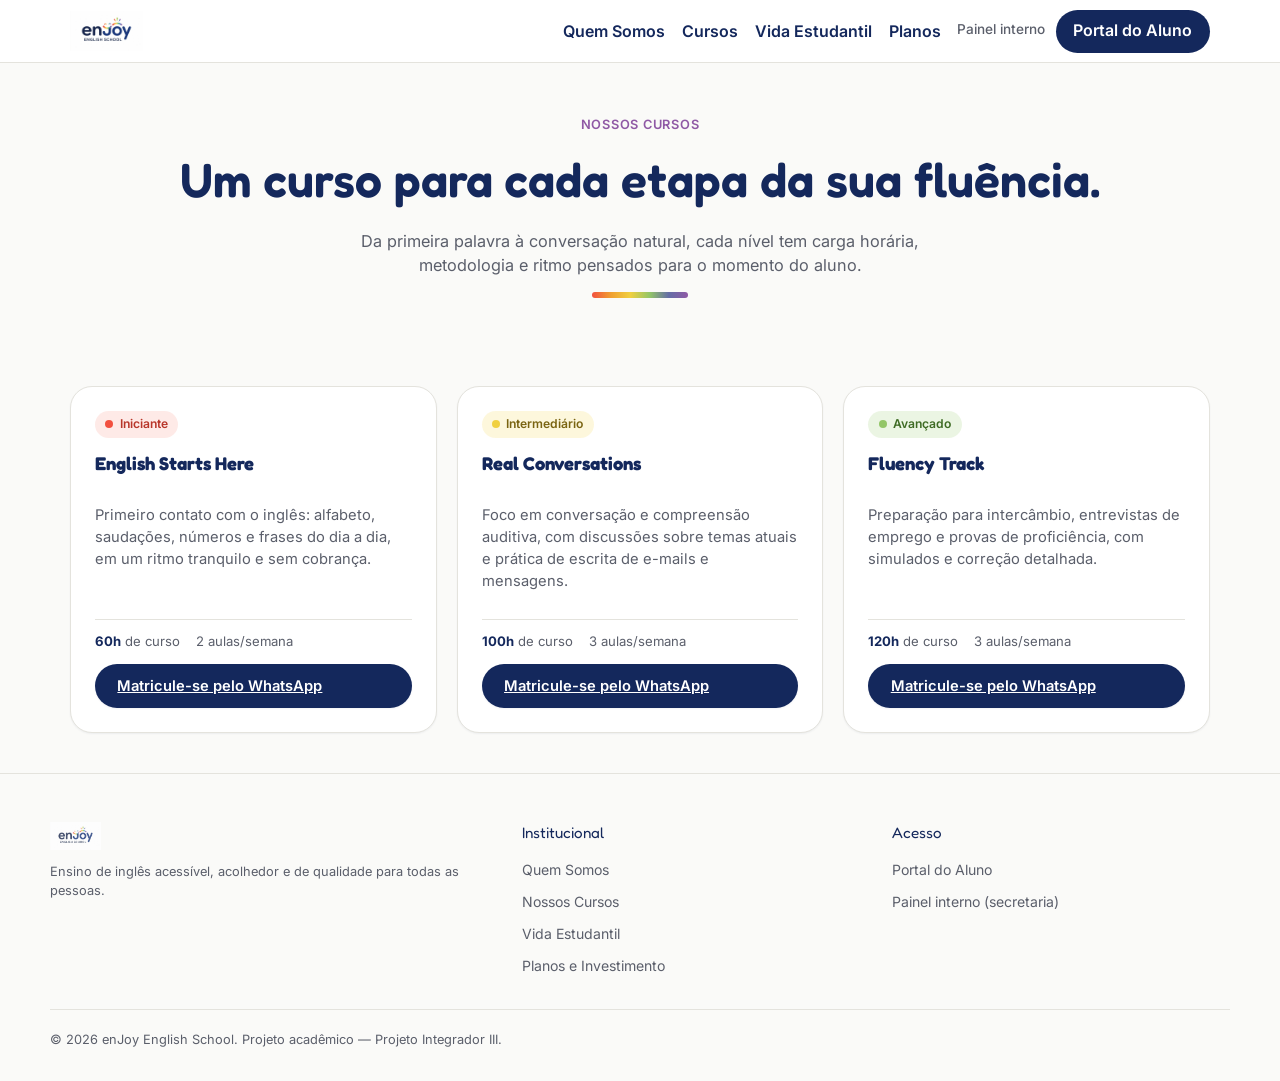
<file: cursos.html>
<!DOCTYPE html>
<html lang="pt-BR">
<head>
<meta charset="UTF-8">
<meta name="viewport" content="width=device-width, initial-scale=1.0">
<title>Nossos Cursos — enJoy English School</title>
<meta name="description" content="Conheça os cursos de inglês oferecidos pela enJoy English School, do nível Iniciante ao Avançado.">
<link rel="preconnect" href="https://fonts.googleapis.com">
<link href="https://fonts.googleapis.com/css2?family=Fredoka:wght@500;600;700&family=Inter:wght@400;500;600;700&display=swap" rel="stylesheet">
<link rel="stylesheet" href="style.css">
</head>
<body>

<a class="skip-link" href="#main">Pular para o conteúdo</a>

<header class="header">
  <div class="header__inner">
    <div class="header__brand">
      <a href="index.html"><img class="header__logo" src="logo-enjoy.png" alt="Logotipo enJoy English School"></a>
    </div>
    <button class="header__toggle" id="navToggle" aria-expanded="false" aria-controls="headerNav" aria-label="Abrir menu">
      <span></span><span></span><span></span>
    </button>
    <nav class="header__nav" id="headerNav">
      <a class="header__link" href="sobre.html">Quem Somos</a>
      <a class="header__link" href="cursos.html">Cursos</a>
      <a class="header__link" href="galeria.html">Vida Estudantil</a>
      <a class="header__link" href="planos.html">Planos</a>
      <a class="header__link header__link--ghost" href="index.html">Painel interno</a>
      <a class="header__link header__link--cta" href="login.html">Portal do Aluno</a>
    </nav>
  </div>
</header>

<main id="main">

  <section class="page-hero">
    <p class="hero__eyebrow">Nossos cursos</p>
    <h1 class="page-hero__title">Um curso para cada etapa da sua fluência.</h1>
    <p class="page-hero__subtitle">
      Da primeira palavra à conversação natural, cada nível tem carga horária,
      metodologia e ritmo pensados para o momento do aluno.
    </p>
    <div class="rainbow-rule" aria-hidden="true"></div>
  </section>

  <section class="section">
    <div class="courses-grid">

      <article class="course-card">
        <span class="course-card__level" style="background: rgba(242,80,63,0.12); color:#B8362A;">
          <span class="course-card__level-dot" style="background: var(--lvl-iniciante);"></span> Iniciante
        </span>
        <h3 class="course-card__title">English Starts Here</h3>
        <p class="course-card__desc">
          Primeiro contato com o inglês: alfabeto, saudações, números e frases
          do dia a dia, em um ritmo tranquilo e sem cobrança.
        </p>
        <div class="course-card__meta">
          <span><strong>60h</strong> de curso</span>
          <span>2 aulas/semana</span>
        </div>
        <a class="btn btn--primary btn--block" href="https://wa.me/SEUNUMERO_ENJOY?text=Ol%C3%A1%21%20Quero%20me%20matricular%20no%20curso%20English%20Starts%20Here%20%28Iniciante%29%20da%20enJoy%20%F0%9F%98%8A" target="_blank" rel="noopener">Matricule-se pelo WhatsApp</a>
      </article>

      <article class="course-card">
        <span class="course-card__level" style="background: rgba(240,208,64,0.18); color:#7A6412;">
          <span class="course-card__level-dot" style="background: var(--lvl-intermediario);"></span> Intermediário
        </span>
        <h3 class="course-card__title">Real Conversations</h3>
        <p class="course-card__desc">
          Foco em conversação e compreensão auditiva, com discussões sobre
          temas atuais e prática de escrita de e-mails e mensagens.
        </p>
        <div class="course-card__meta">
          <span><strong>100h</strong> de curso</span>
          <span>3 aulas/semana</span>
        </div>
        <a class="btn btn--primary btn--block" href="https://wa.me/SEUNUMERO_ENJOY?text=Ol%C3%A1%21%20Quero%20me%20matricular%20no%20curso%20Real%20Conversations%20%28Intermedi%C3%A1rio%29%20da%20enJoy%20%F0%9F%98%8A" target="_blank" rel="noopener">Matricule-se pelo WhatsApp</a>
      </article>

      <article class="course-card">
        <span class="course-card__level" style="background: rgba(147,198,103,0.18); color:#3E6B24;">
          <span class="course-card__level-dot" style="background: var(--lvl-avancado);"></span> Avançado
        </span>
        <h3 class="course-card__title">Fluency Track</h3>
        <p class="course-card__desc">
          Preparação para intercâmbio, entrevistas de emprego e provas de
          proficiência, com simulados e correção detalhada.
        </p>
        <div class="course-card__meta">
          <span><strong>120h</strong> de curso</span>
          <span>3 aulas/semana</span>
        </div>
        <a class="btn btn--primary btn--block" href="https://wa.me/SEUNUMERO_ENJOY?text=Ol%C3%A1%21%20Quero%20me%20matricular%20no%20curso%20Fluency%20Track%20%28Avan%C3%A7ado%29%20da%20enJoy%20%F0%9F%98%8A" target="_blank" rel="noopener">Matricule-se pelo WhatsApp</a>
      </article>

    </div>
  </section>

</main>

<footer class="footer footer--site">
  <div class="footer__grid">
    <div>
      <img class="footer__logo" src="logo-enjoy.png" alt="enJoy English School">
      <p class="footer__text" style="margin-top:0.75rem;">Ensino de inglês acessível, acolhedor e de qualidade para todas as pessoas.</p>
    </div>
    <div>
      <p class="footer__col-title">Institucional</p>
      <ul class="footer__links">
        <li><a href="sobre.html">Quem Somos</a></li>
        <li><a href="cursos.html">Nossos Cursos</a></li>
        <li><a href="galeria.html">Vida Estudantil</a></li>
        <li><a href="planos.html">Planos e Investimento</a></li>
      </ul>
    </div>
    <div>
      <p class="footer__col-title">Acesso</p>
      <ul class="footer__links">
        <li><a href="login.html">Portal do Aluno</a></li>
        <li><a href="index.html">Painel interno (secretaria)</a></li>
      </ul>
    </div>
  </div>
  <div class="footer__bottom">
    <p class="footer__text">© 2026 enJoy English School. Projeto acadêmico — Projeto Integrador III.</p>
  </div>
</footer>

<script src="site.js"></script>
</body>
</html>
</file>
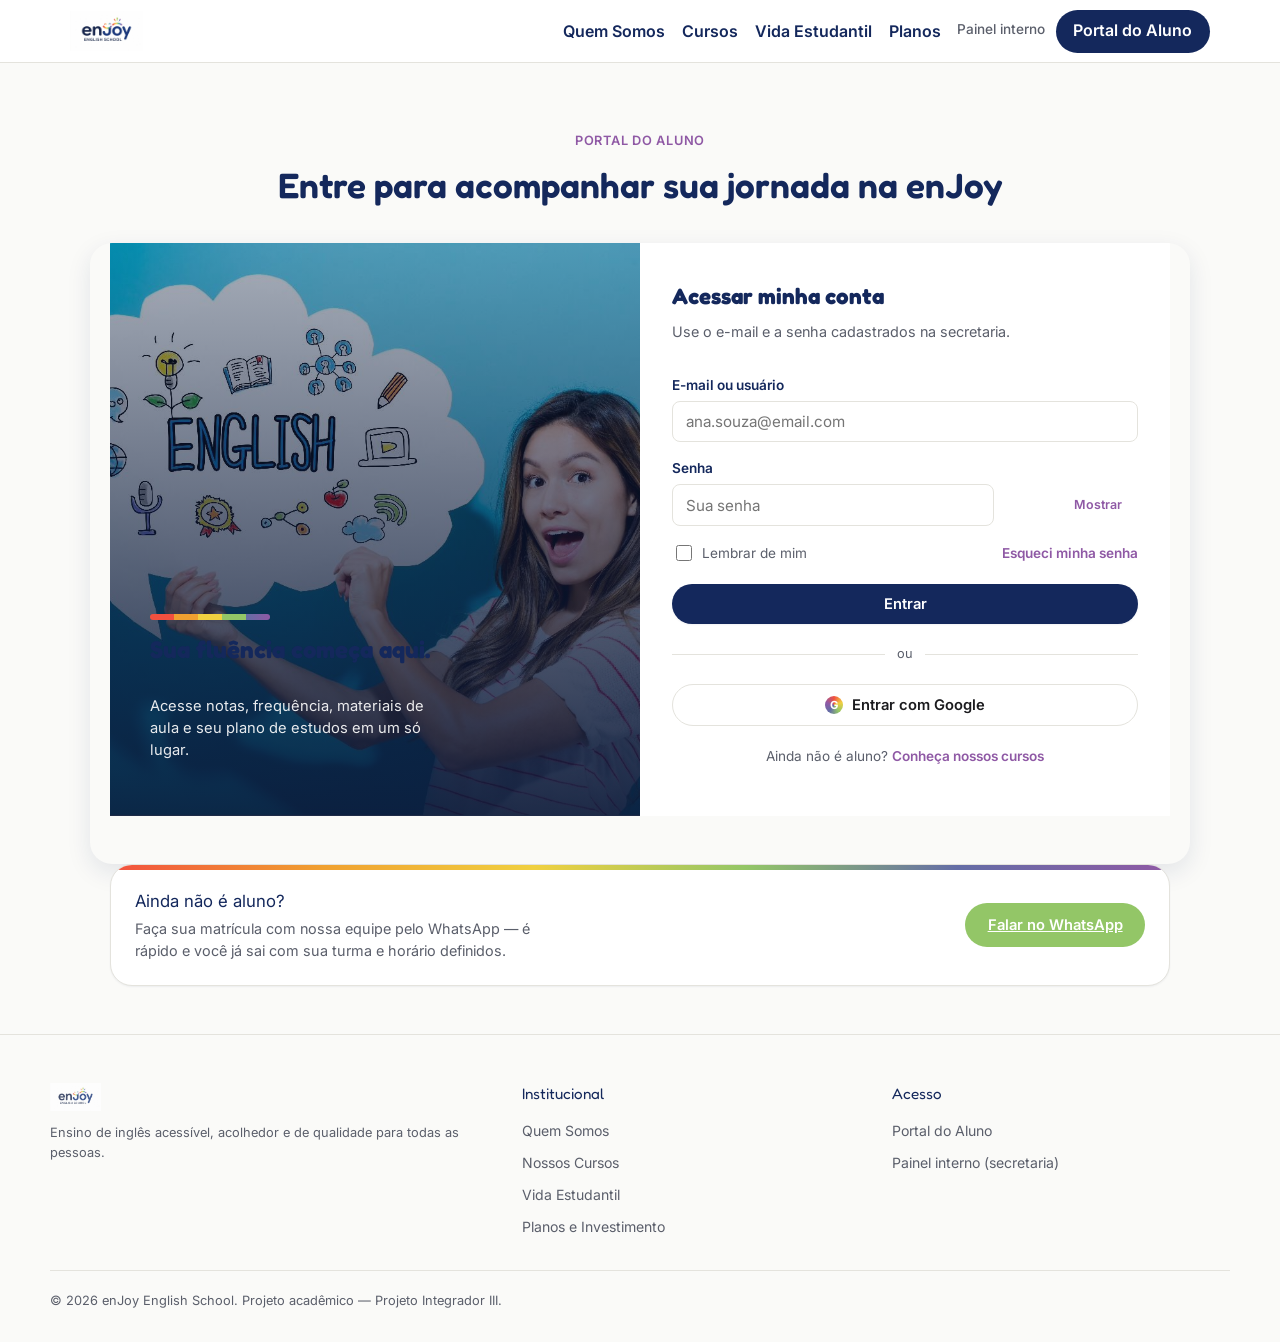
<file: login.html>
<!DOCTYPE html>
<html lang="pt-BR">
<head>
<meta charset="UTF-8">
<meta name="viewport" content="width=device-width, initial-scale=1.0">
<title>Portal do Aluno — enJoy English School</title>
<meta name="description" content="Acesse o Portal do Aluno da enJoy English School.">
<link rel="preconnect" href="https://fonts.googleapis.com">
<link href="https://fonts.googleapis.com/css2?family=Fredoka:wght@500;600;700&family=Inter:wght@400;500;600;700&display=swap" rel="stylesheet">
<link rel="stylesheet" href="style.css">
</head>
<body>

<a class="skip-link" href="#main">Pular para o conteúdo</a>

<header class="header">
  <div class="header__inner">
    <div class="header__brand">
      <a href="index.html"><img class="header__logo" src="logo-enjoy.png" alt="Logotipo enJoy English School"></a>
    </div>
    <button class="header__toggle" id="navToggle" aria-expanded="false" aria-controls="headerNav" aria-label="Abrir menu">
      <span></span><span></span><span></span>
    </button>
    <nav class="header__nav" id="headerNav">
      <a class="header__link" href="sobre.html">Quem Somos</a>
      <a class="header__link" href="cursos.html">Cursos</a>
      <a class="header__link" href="galeria.html">Vida Estudantil</a>
      <a class="header__link" href="planos.html">Planos</a>
      <a class="header__link header__link--ghost" href="index.html">Painel interno</a>
      <a class="header__link header__link--cta" href="login.html">Portal do Aluno</a>
    </nav>
  </div>
</header>

<main id="main">

  <section class="section" style="padding-bottom: 0;">
    <div class="page-hero" style="padding-top: 1.5rem; padding-bottom: 0;">
      <p class="hero__eyebrow">Portal do aluno</p>
      <h1 class="page-hero__title" style="font-size: clamp(1.6rem, 3.5vw, 2.2rem);">Entre para acompanhar sua jornada na enJoy</h1>
    </div>
  </section>

  <div class="login-split">
    <div class="login-split__banner" style="background-image: url('shutterstock_CDgbBvH.jpg');">
      <div class="login-split__rainbow" aria-hidden="true">
        <span class="rainbow-bar rainbow-bar--iniciante"></span>
        <span class="rainbow-bar rainbow-bar--basico"></span>
        <span class="rainbow-bar rainbow-bar--intermediario"></span>
        <span class="rainbow-bar rainbow-bar--avancado"></span>
        <span class="rainbow-bar rainbow-bar--fluente"></span>
      </div>
      <h2 class="login-split__banner-title">Sua fluência começa aqui.</h2>
      <p class="login-split__banner-text">Acesse notas, frequência, materiais de aula e seu plano de estudos em um só lugar.</p>
    </div>

    <div class="login-split__form">
      <h2 class="login-split__title">Acessar minha conta</h2>
      <p class="login-split__subtitle">Use o e-mail e a senha cadastrados na secretaria.</p>

      <form id="loginForm" novalidate>
        <div class="form__group">
          <label class="form__label" for="loginUsuario">E-mail ou usuário</label>
          <input class="form__input" type="text" id="loginUsuario" placeholder="ana.souza@email.com" autocomplete="username">
        </div>

        <div class="form__group" style="margin-top: 1rem;">
          <label class="form__label" for="loginSenha">Senha</label>
          <div class="password-field">
            <input class="form__input" type="password" id="loginSenha" placeholder="Sua senha" autocomplete="current-password">
            <button class="password-toggle" type="button" id="toggleSenha">Mostrar</button>
          </div>
        </div>

        <div class="form__row" style="margin-top: 1rem;">
          <label class="checkbox-label">
            <input type="checkbox" id="lembrarMe">
            Lembrar de mim
          </label>
          <a class="form__link" href="#">Esqueci minha senha</a>
        </div>

        <p class="login-feedback" id="loginFeedback" hidden></p>

        <button class="btn btn--primary btn--block" type="submit" style="margin-top: 1.25rem;">Entrar</button>

        <div class="divider" style="margin: 1.25rem 0;">ou</div>

        <button class="btn btn--social btn--block" type="button">
          <span class="btn--social-icon">G</span>
          Entrar com Google
        </button>

        <p style="text-align:center; font-size:0.85rem; color: var(--text-muted); margin-top: 1.25rem;">
          Ainda não é aluno? <a class="form__link" href="cursos.html">Conheça nossos cursos</a>
        </p>
      </form>
    </div>
  </div>

  <div class="whatsapp-banner">
    <div class="whatsapp-banner__inner">
      <div>
        <p class="whatsapp-banner__title">Ainda não é aluno?</p>
        <p class="whatsapp-banner__text">Faça sua matrícula com nossa equipe pelo WhatsApp — é rápido e você já sai com sua turma e horário definidos.</p>
      </div>
      <a class="btn btn--whatsapp" href="https://wa.me/SEUNUMERO_ENJOY?text=Ol%C3%A1%21%20Ainda%20n%C3%A3o%20sou%20aluno%20da%20enJoy%20e%20gostaria%20de%20fazer%20minha%20matr%C3%ADcula%20%F0%9F%98%8A" target="_blank" rel="noopener">Falar no WhatsApp</a>
    </div>
  </div>

</main>

<footer class="footer footer--site">
  <div class="footer__grid">
    <div>
      <img class="footer__logo" src="logo-enjoy.png" alt="enJoy English School">
      <p class="footer__text" style="margin-top:0.75rem;">Ensino de inglês acessível, acolhedor e de qualidade para todas as pessoas.</p>
    </div>
    <div>
      <p class="footer__col-title">Institucional</p>
      <ul class="footer__links">
        <li><a href="sobre.html">Quem Somos</a></li>
        <li><a href="cursos.html">Nossos Cursos</a></li>
        <li><a href="galeria.html">Vida Estudantil</a></li>
        <li><a href="planos.html">Planos e Investimento</a></li>
      </ul>
    </div>
    <div>
      <p class="footer__col-title">Acesso</p>
      <ul class="footer__links">
        <li><a href="login.html">Portal do Aluno</a></li>
        <li><a href="index.html">Painel interno (secretaria)</a></li>
      </ul>
    </div>
  </div>
  <div class="footer__bottom">
    <p class="footer__text">© 2026 enJoy English School. Projeto acadêmico — Projeto Integrador III.</p>
  </div>
</footer>

<script src="site.js"></script>
</body>
</html>
</file>
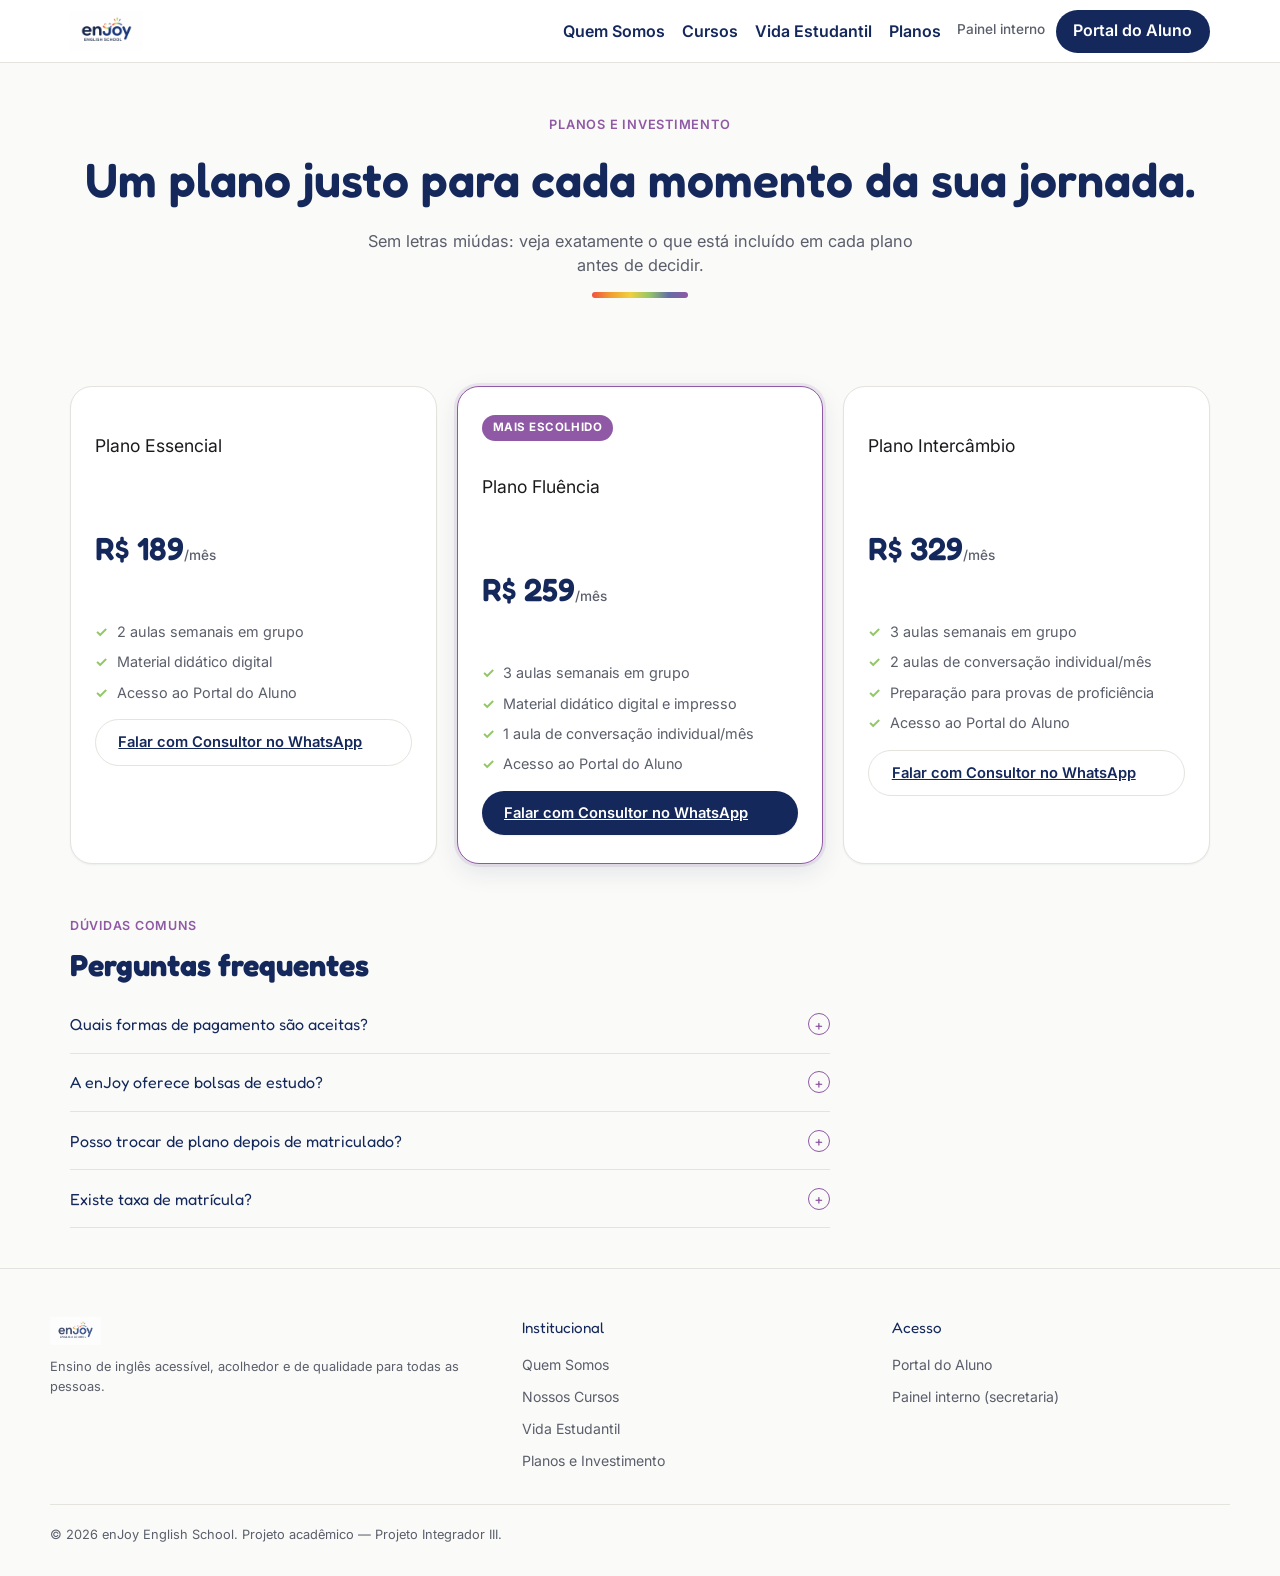
<file: planos.html>
<!DOCTYPE html>
<html lang="pt-BR">
<head>
<meta charset="UTF-8">
<meta name="viewport" content="width=device-width, initial-scale=1.0">
<title>Planos e Investimento — enJoy English School</title>
<meta name="description" content="Conheça os planos, valores e formas de pagamento da enJoy English School.">
<link rel="preconnect" href="https://fonts.googleapis.com">
<link href="https://fonts.googleapis.com/css2?family=Fredoka:wght@500;600;700&family=Inter:wght@400;500;600;700&display=swap" rel="stylesheet">
<link rel="stylesheet" href="style.css">
</head>
<body>

<a class="skip-link" href="#main">Pular para o conteúdo</a>

<header class="header">
  <div class="header__inner">
    <div class="header__brand">
      <a href="index.html"><img class="header__logo" src="logo-enjoy.png" alt="Logotipo enJoy English School"></a>
    </div>
    <button class="header__toggle" id="navToggle" aria-expanded="false" aria-controls="headerNav" aria-label="Abrir menu">
      <span></span><span></span><span></span>
    </button>
    <nav class="header__nav" id="headerNav">
      <a class="header__link" href="sobre.html">Quem Somos</a>
      <a class="header__link" href="cursos.html">Cursos</a>
      <a class="header__link" href="galeria.html">Vida Estudantil</a>
      <a class="header__link" href="planos.html">Planos</a>
      <a class="header__link header__link--ghost" href="index.html">Painel interno</a>
      <a class="header__link header__link--cta" href="login.html">Portal do Aluno</a>
    </nav>
  </div>
</header>

<main id="main">

  <section class="page-hero">
    <p class="hero__eyebrow">Planos e investimento</p>
    <h1 class="page-hero__title">Um plano justo para cada momento da sua jornada.</h1>
    <p class="page-hero__subtitle">
      Sem letras miúdas: veja exatamente o que está incluído em cada plano
      antes de decidir.
    </p>
    <div class="rainbow-rule" aria-hidden="true"></div>
  </section>

  <section class="section">
    <div class="pricing-grid">

      <article class="price-card">
        <p class="price-card__name">Plano Essencial</p>
        <p class="price-card__value">R$ 189<span>/mês</span></p>
        <ul class="price-card__features">
          <li><span class="price-card__check">✓</span> 2 aulas semanais em grupo</li>
          <li><span class="price-card__check">✓</span> Material didático digital</li>
          <li><span class="price-card__check">✓</span> Acesso ao Portal do Aluno</li>
        </ul>
        <a class="btn btn--ghost btn--block" href="https://wa.me/SEUNUMERO_ENJOY?text=Ol%C3%A1%21%20Quero%20falar%20com%20um%20consultor%20sobre%20o%20Plano%20Essencial%20da%20enJoy%20%F0%9F%98%8A" target="_blank" rel="noopener">Falar com Consultor no WhatsApp</a>
      </article>

      <article class="price-card price-card--destaque">
        <span class="price-card__badge">Mais escolhido</span>
        <p class="price-card__name">Plano Fluência</p>
        <p class="price-card__value">R$ 259<span>/mês</span></p>
        <ul class="price-card__features">
          <li><span class="price-card__check">✓</span> 3 aulas semanais em grupo</li>
          <li><span class="price-card__check">✓</span> Material didático digital e impresso</li>
          <li><span class="price-card__check">✓</span> 1 aula de conversação individual/mês</li>
          <li><span class="price-card__check">✓</span> Acesso ao Portal do Aluno</li>
        </ul>
        <a class="btn btn--primary btn--block" href="https://wa.me/SEUNUMERO_ENJOY?text=Ol%C3%A1%21%20Quero%20falar%20com%20um%20consultor%20sobre%20o%20Plano%20Flu%C3%AAncia%20da%20enJoy%20%F0%9F%98%8A" target="_blank" rel="noopener">Falar com Consultor no WhatsApp</a>
      </article>

      <article class="price-card">
        <p class="price-card__name">Plano Intercâmbio</p>
        <p class="price-card__value">R$ 329<span>/mês</span></p>
        <ul class="price-card__features">
          <li><span class="price-card__check">✓</span> 3 aulas semanais em grupo</li>
          <li><span class="price-card__check">✓</span> 2 aulas de conversação individual/mês</li>
          <li><span class="price-card__check">✓</span> Preparação para provas de proficiência</li>
          <li><span class="price-card__check">✓</span> Acesso ao Portal do Aluno</li>
        </ul>
        <a class="btn btn--ghost btn--block" href="https://wa.me/SEUNUMERO_ENJOY?text=Ol%C3%A1%21%20Quero%20falar%20com%20um%20consultor%20sobre%20o%20Plano%20Interc%C3%A2mbio%20da%20enJoy%20%F0%9F%98%8A" target="_blank" rel="noopener">Falar com Consultor no WhatsApp</a>
      </article>

    </div>

    <div class="faq">
      <div class="section__head" style="margin-bottom: 0.5rem;">
        <span class="section__eyebrow">Dúvidas comuns</span>
        <h2 class="section__title">Perguntas frequentes</h2>
      </div>

      <div class="faq-item">
        <button class="faq-question" type="button">
          Quais formas de pagamento são aceitas?
          <span class="faq-question__icon">+</span>
        </button>
        <div class="faq-answer">
          <p class="faq-answer__inner">Aceitamos cartão de crédito (até 3x sem juros), débito automático e Pix, com desconto de 5% para pagamento anual à vista.</p>
        </div>
      </div>

      <div class="faq-item">
        <button class="faq-question" type="button">
          A enJoy oferece bolsas de estudo?
          <span class="faq-question__icon">+</span>
        </button>
        <div class="faq-answer">
          <p class="faq-answer__inner">Sim. Mantemos um programa de bolsas parciais para alunos em situação de vulnerabilidade social, com vagas limitadas por turma e processo simples de solicitação na secretaria.</p>
        </div>
      </div>

      <div class="faq-item">
        <button class="faq-question" type="button">
          Posso trocar de plano depois de matriculado?
          <span class="faq-question__icon">+</span>
        </button>
        <div class="faq-answer">
          <p class="faq-answer__inner">Sim, a troca de plano pode ser solicitada a qualquer momento pelo Portal do Aluno ou diretamente na secretaria, com ajuste proporcional na próxima mensalidade.</p>
        </div>
      </div>

      <div class="faq-item">
        <button class="faq-question" type="button">
          Existe taxa de matrícula?
          <span class="faq-question__icon">+</span>
        </button>
        <div class="faq-answer">
          <p class="faq-answer__inner">Não cobramos taxa de matrícula em nenhum dos planos. Você paga apenas a mensalidade escolhida a partir do primeiro mês de aula.</p>
        </div>
      </div>
    </div>
  </section>

</main>

<footer class="footer footer--site">
  <div class="footer__grid">
    <div>
      <img class="footer__logo" src="logo-enjoy.png" alt="enJoy English School">
      <p class="footer__text" style="margin-top:0.75rem;">Ensino de inglês acessível, acolhedor e de qualidade para todas as pessoas.</p>
    </div>
    <div>
      <p class="footer__col-title">Institucional</p>
      <ul class="footer__links">
        <li><a href="sobre.html">Quem Somos</a></li>
        <li><a href="cursos.html">Nossos Cursos</a></li>
        <li><a href="galeria.html">Vida Estudantil</a></li>
        <li><a href="planos.html">Planos e Investimento</a></li>
      </ul>
    </div>
    <div>
      <p class="footer__col-title">Acesso</p>
      <ul class="footer__links">
        <li><a href="login.html">Portal do Aluno</a></li>
        <li><a href="index.html">Painel interno (secretaria)</a></li>
      </ul>
    </div>
  </div>
  <div class="footer__bottom">
    <p class="footer__text">© 2026 enJoy English School. Projeto acadêmico — Projeto Integrador III.</p>
  </div>
</footer>

<script src="site.js"></script>
</body>
</html>
</file>
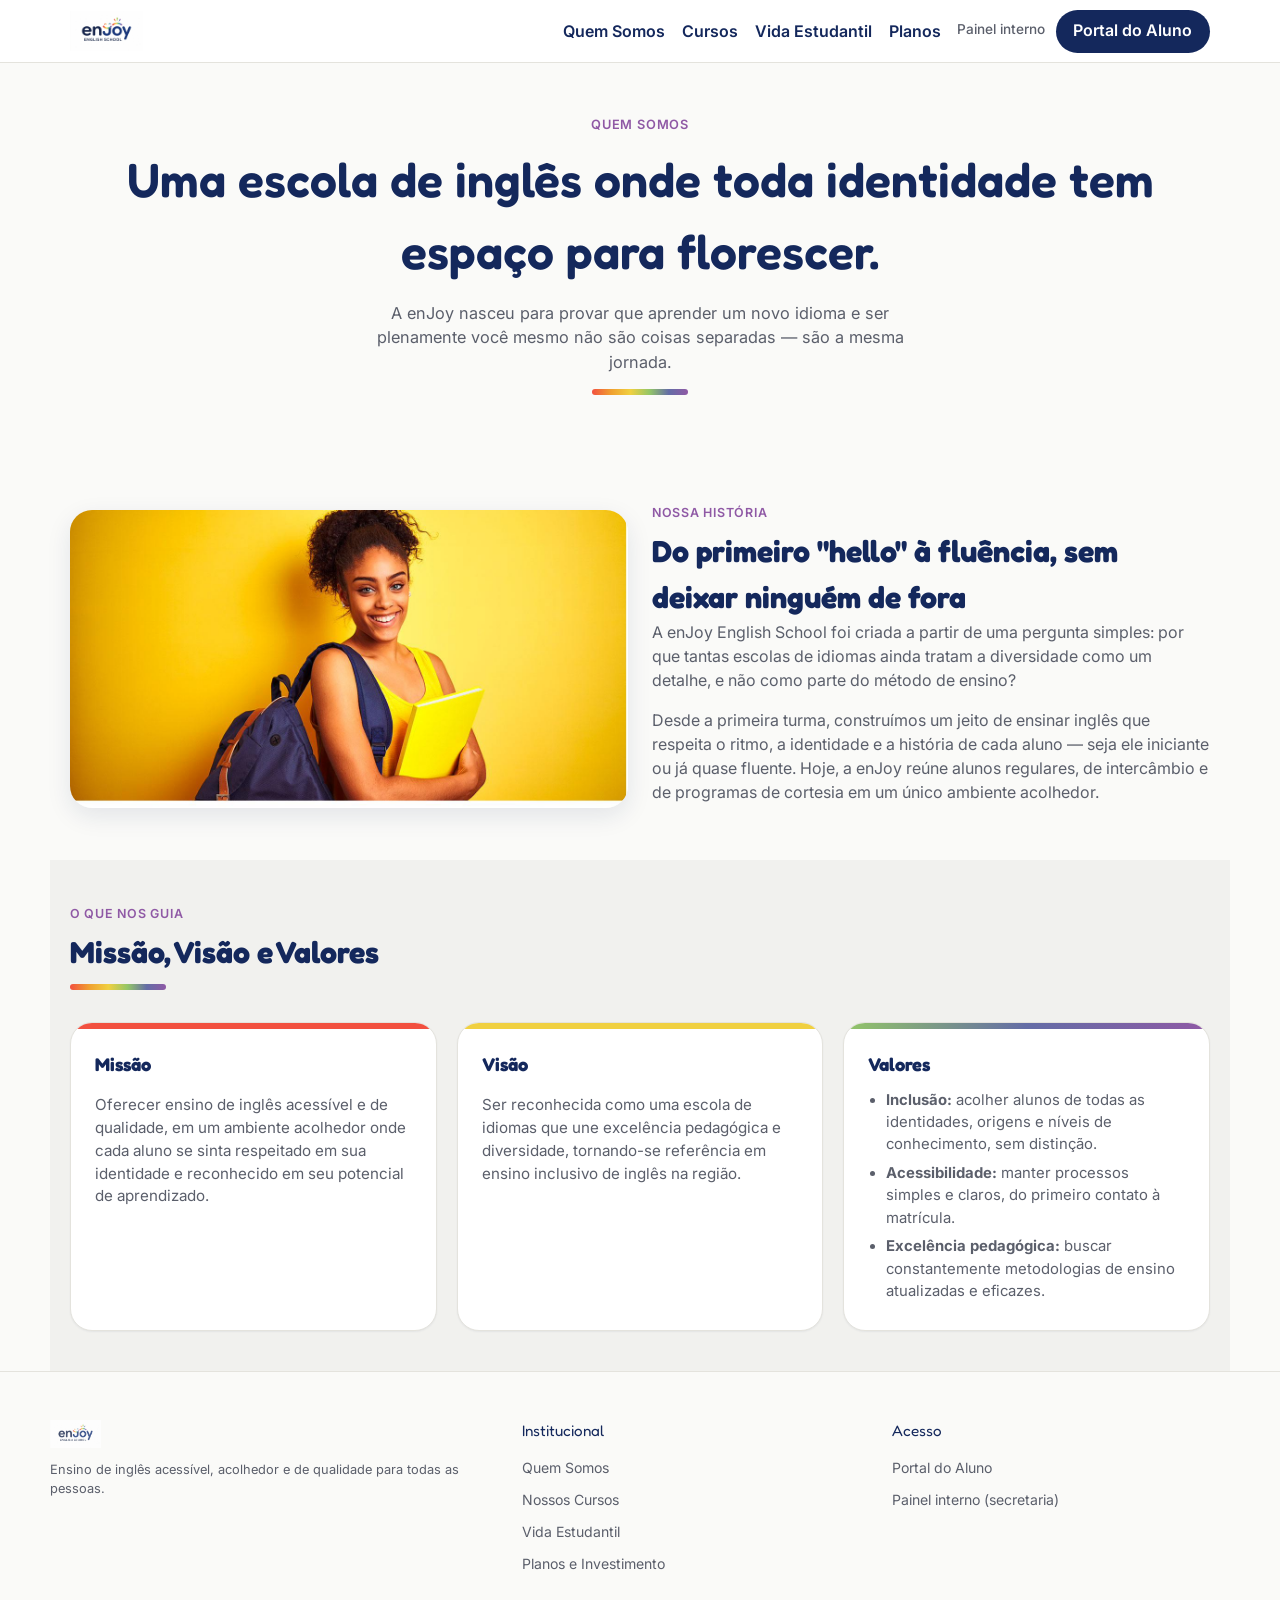
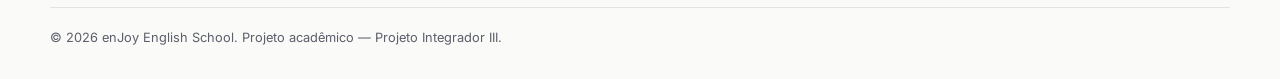
<file: sobre.html>
<!DOCTYPE html>
<html lang="pt-BR">
<head>
<meta charset="UTF-8">
<meta name="viewport" content="width=device-width, initial-scale=1.0">
<title>Quem Somos — enJoy English School</title>
<meta name="description" content="Conheça a história, a missão, a visão e os valores da enJoy English School.">
<link rel="preconnect" href="https://fonts.googleapis.com">
<link href="https://fonts.googleapis.com/css2?family=Fredoka:wght@500;600;700&family=Inter:wght@400;500;600;700&display=swap" rel="stylesheet">
<link rel="stylesheet" href="style.css">
</head>
<body>

<a class="skip-link" href="#main">Pular para o conteúdo</a>

<header class="header">
  <div class="header__inner">
    <div class="header__brand">
      <a href="index.html"><img class="header__logo" src="logo-enjoy.png" alt="Logotipo enJoy English School"></a>
    </div>
    <button class="header__toggle" id="navToggle" aria-expanded="false" aria-controls="headerNav" aria-label="Abrir menu">
      <span></span><span></span><span></span>
    </button>
    <nav class="header__nav" id="headerNav">
      <a class="header__link" href="sobre.html">Quem Somos</a>
      <a class="header__link" href="cursos.html">Cursos</a>
      <a class="header__link" href="galeria.html">Vida Estudantil</a>
      <a class="header__link" href="planos.html">Planos</a>
      <a class="header__link header__link--ghost" href="index.html">Painel interno</a>
      <a class="header__link header__link--cta" href="login.html">Portal do Aluno</a>
    </nav>
  </div>
</header>

<main id="main">

  <section class="page-hero">
    <p class="hero__eyebrow">Quem somos</p>
    <h1 class="page-hero__title">Uma escola de inglês onde toda identidade tem espaço para florescer.</h1>
    <p class="page-hero__subtitle">
      A enJoy nasceu para provar que aprender um novo idioma e ser plenamente
      você mesmo não são coisas separadas — são a mesma jornada.
    </p>
    <div class="rainbow-rule" aria-hidden="true"></div>
  </section>

  <section class="section">
    <div class="history">
      <div class="history__photo">
        <img src="imagemingles.jpg" alt="Alunos em aula de inglês na enJoy">
      </div>
      <div class="history__text">
        <span class="section__eyebrow">Nossa história</span>
        <h2 class="section__title" style="margin-top:0.35rem;">Do primeiro "hello" à fluência, sem deixar ninguém de fora</h2>
        <p>
          A enJoy English School foi criada a partir de uma pergunta simples: por que
          tantas escolas de idiomas ainda tratam a diversidade como um detalhe, e não
          como parte do método de ensino?
        </p>
        <p>
          Desde a primeira turma, construímos um jeito de ensinar inglês que respeita o
          ritmo, a identidade e a história de cada aluno — seja ele iniciante ou já
          quase fluente. Hoje, a enJoy reúne alunos regulares, de intercâmbio e de
          programas de cortesia em um único ambiente acolhedor.
        </p>
      </div>
    </div>
  </section>

  <section class="section" style="background: var(--surface-muted);">
    <div class="section__head">
      <span class="section__eyebrow">O que nos guia</span>
      <h2 class="section__title">Missão, Visão e Valores</h2>
      <div class="rainbow-rule" aria-hidden="true"></div>
    </div>

    <div class="mvv-grid">
      <article class="mvv-card mvv-card--missao">
        <h3 class="mvv-card__title">Missão</h3>
        <p class="mvv-card__text">
          Oferecer ensino de inglês acessível e de qualidade, em um ambiente
          acolhedor onde cada aluno se sinta respeitado em sua identidade e
          reconhecido em seu potencial de aprendizado.
        </p>
      </article>

      <article class="mvv-card mvv-card--visao">
        <h3 class="mvv-card__title">Visão</h3>
        <p class="mvv-card__text">
          Ser reconhecida como uma escola de idiomas que une excelência
          pedagógica e diversidade, tornando-se referência em ensino
          inclusivo de inglês na região.
        </p>
      </article>

      <article class="mvv-card mvv-card--valores">
        <h3 class="mvv-card__title">Valores</h3>
        <ul class="mvv-card__list">
          <li><strong>Inclusão:</strong> acolher alunos de todas as identidades, origens e níveis de conhecimento, sem distinção.</li>
          <li><strong>Acessibilidade:</strong> manter processos simples e claros, do primeiro contato à matrícula.</li>
          <li><strong>Excelência pedagógica:</strong> buscar constantemente metodologias de ensino atualizadas e eficazes.</li>
        </ul>
      </article>
    </div>
  </section>

</main>

<footer class="footer footer--site">
  <div class="footer__grid">
    <div>
      <img class="footer__logo" src="logo-enjoy.png" alt="enJoy English School">
      <p class="footer__text" style="margin-top:0.75rem;">Ensino de inglês acessível, acolhedor e de qualidade para todas as pessoas.</p>
    </div>
    <div>
      <p class="footer__col-title">Institucional</p>
      <ul class="footer__links">
        <li><a href="sobre.html">Quem Somos</a></li>
        <li><a href="cursos.html">Nossos Cursos</a></li>
        <li><a href="galeria.html">Vida Estudantil</a></li>
        <li><a href="planos.html">Planos e Investimento</a></li>
      </ul>
    </div>
    <div>
      <p class="footer__col-title">Acesso</p>
      <ul class="footer__links">
        <li><a href="login.html">Portal do Aluno</a></li>
        <li><a href="index.html">Painel interno (secretaria)</a></li>
      </ul>
    </div>
  </div>
  <div class="footer__bottom">
    <p class="footer__text">© 2026 enJoy English School. Projeto acadêmico — Projeto Integrador III.</p>
  </div>
</footer>

<script src="site.js"></script>
</body>
</html>
</file>
<file: style.css>
/* =========================================================
   enJoy English School — Painel de Alunos
   Tokens extraídos do logotipo real da enJoy.
   ========================================================= */

:root {
  /* Cor de marca */
  --navy: #14285C;
  --navy-deep: #0C1938;
  --navy-soft: #3B4E86;

  /* Arco-íris do logo, mapeado por nível de inglês */
  --lvl-iniciante: #F2503F;      /* vermelho-laranja */
  --lvl-basico: #F0A030;         /* laranja          */
  --lvl-intermediario: #F0D040;  /* amarelo          */
  --lvl-avancado: #93C667;       /* verde            */
  --lvl-fluente: #646DA6;        /* azul-arroxeado   */
  --lvl-fluente-b: #8F59A5;      /* roxo             */

  /* Superfícies */
  --bg: #FAFAF8;
  --surface: #FFFFFF;
  --surface-muted: #F1F1EE;
  --border: #E4E3DD;

  /* Texto */
  --text: #1B1B1E;
  --text-muted: #5B5F6B;

  /* Tipografia */
  --font-display: 'Fredoka', system-ui, sans-serif;
  --font-body: 'Inter', system-ui, sans-serif;

  /* Espaçamento / forma */
  --radius-sm: 8px;
  --radius-md: 14px;
  --radius-lg: 22px;
  --shadow-sm: 0 1px 2px rgba(20, 40, 92, 0.06);
  --shadow-md: 0 8px 24px rgba(20, 40, 92, 0.10);
  --transition: 180ms cubic-bezier(.4,0,.2,1);
}

/* ---------- Reset básico ---------- */
*, *::before, *::after { box-sizing: border-box; }
html { scroll-behavior: smooth; }
body {
  margin: 0;
  background: var(--bg);
  color: var(--text);
  font-family: var(--font-body);
  line-height: 1.5;
  -webkit-font-smoothing: antialiased;
}
img { max-width: 100%; display: block; }
button { font-family: inherit; cursor: pointer; }
h1, h2, h3 { font-family: var(--font-display); margin: 0; color: var(--navy); }

.skip-link {
  position: absolute;
  left: -999px;
  top: 0;
  background: var(--navy);
  color: #fff;
  padding: 0.75rem 1rem;
  z-index: 999;
}
.skip-link:focus { left: 0; }

:focus-visible {
  outline: 3px solid var(--lvl-avancado);
  outline-offset: 2px;
}

@media (prefers-reduced-motion: reduce) {
  * { animation-duration: 0.001ms !important; transition-duration: 0.001ms !important; }
}

/* =========================================================
   HEADER
   ========================================================= */
.header {
  position: sticky;
  top: 0;
  z-index: 50;
  background: var(--surface);
  border-bottom: 1px solid var(--border);
}
.header__inner {
  max-width: 1180px;
  margin: 0 auto;
  padding: 0.6rem 1.25rem;
  display: flex;
  align-items: center;
  justify-content: space-between;
  gap: 1rem;
}
.header__logo { height: 40px; width: auto; }

.header__toggle {
  display: flex;
  flex-direction: column;
  justify-content: center;
  gap: 4px;
  width: 34px;
  height: 34px;
  background: none;
  border: none;
  padding: 0;
}
.header__toggle span {
  height: 2px;
  width: 100%;
  background: var(--navy);
  border-radius: 2px;
  transition: transform var(--transition), opacity var(--transition);
}
.header__toggle[aria-expanded="true"] span:nth-child(1) { transform: translateY(6px) rotate(45deg); }
.header__toggle[aria-expanded="true"] span:nth-child(2) { opacity: 0; }
.header__toggle[aria-expanded="true"] span:nth-child(3) { transform: translateY(-6px) rotate(-45deg); }

.header__nav {
  position: absolute;
  top: 100%;
  left: 0;
  right: 0;
  background: var(--surface);
  border-bottom: 1px solid var(--border);
  display: flex;
  flex-direction: column;
  padding: 0.5rem 1.25rem 1rem;
  gap: 0.25rem;
  transform-origin: top;
  transform: scaleY(0);
  opacity: 0;
  pointer-events: none;
  transition: transform var(--transition), opacity var(--transition);
}
.header__nav.is-open {
  transform: scaleY(1);
  opacity: 1;
  pointer-events: auto;
}
.header__link {
  color: var(--navy);
  text-decoration: none;
  font-weight: 600;
  padding: 0.6rem 0.4rem;
  border-radius: var(--radius-sm);
  transition: background var(--transition), color var(--transition);
}
.header__link:hover,
.header__link:focus-visible {
  background: var(--surface-muted);
}

@media (min-width: 800px) {
  .header__toggle { display: none; }
  .header__nav {
    position: static;
    flex-direction: row;
    background: none;
    border: none;
    padding: 0;
    transform: none;
    opacity: 1;
    pointer-events: auto;
  }
}

/* =========================================================
   HERO / DASHBOARD
   ========================================================= */
.hero {
  max-width: 1180px;
  margin: 0 auto;
  padding: 2.5rem 1.25rem 1.5rem;
}
.hero__inner {
  display: grid;
  gap: 1.5rem;
}
.hero__eyebrow {
  display: inline-block;
  font-weight: 600;
  font-size: 0.8rem;
  letter-spacing: 0.06em;
  text-transform: uppercase;
  color: var(--lvl-fluente-b);
  margin: 0 0 0.5rem;
}
.hero__title {
  font-size: clamp(1.7rem, 4vw, 2.6rem);
  font-weight: 600;
  line-height: 1.15;
}
.hero__subtitle {
  margin-top: 0.75rem;
  max-width: 46ch;
  color: var(--text-muted);
}

.hero__rainbow {
  display: flex;
  height: 10px;
  border-radius: 999px;
  overflow: hidden;
  box-shadow: var(--shadow-sm);
}
.rainbow-bar { flex: 1; }
.rainbow-bar--iniciante { background: var(--lvl-iniciante); }
.rainbow-bar--basico { background: var(--lvl-basico); }
.rainbow-bar--intermediario { background: var(--lvl-intermediario); }
.rainbow-bar--avancado { background: var(--lvl-avancado); }
.rainbow-bar--fluente { background: linear-gradient(90deg, var(--lvl-fluente), var(--lvl-fluente-b)); }

.rainbow-rule {
  height: 6px;
  width: 96px;
  border-radius: 999px;
  margin-top: 0.6rem;
  background: linear-gradient(90deg,
    var(--lvl-iniciante), var(--lvl-basico), var(--lvl-intermediario),
    var(--lvl-avancado), var(--lvl-fluente), var(--lvl-fluente-b));
}

.stats {
  margin-top: 1.75rem;
  display: grid;
  grid-template-columns: repeat(2, 1fr);
  gap: 0.75rem;
}
@media (min-width: 700px) {
  .stats { grid-template-columns: repeat(4, 1fr); }
}
.stat-card {
  background: var(--surface);
  border: 1px solid var(--border);
  border-radius: var(--radius-md);
  padding: 1rem 1.1rem;
  box-shadow: var(--shadow-sm);
}
.stat-card__value {
  font-family: var(--font-display);
  font-size: 1.7rem;
  font-weight: 600;
  color: var(--navy);
}
.stat-card__label {
  font-size: 0.82rem;
  color: var(--text-muted);
}

/* =========================================================
   SECTIONS (genérico)
   ========================================================= */
.section {
  max-width: 1180px;
  margin: 0 auto;
  padding: 2.5rem 1.25rem;
}
.section__eyebrow {
  font-size: 0.78rem;
  font-weight: 600;
  letter-spacing: 0.06em;
  text-transform: uppercase;
  color: var(--lvl-fluente-b);
}
.section__title {
  font-size: clamp(1.4rem, 3vw, 1.9rem);
  margin-top: 0.35rem;
}
.section--form { background: var(--surface-muted); }

/* =========================================================
   FORMULÁRIO DE CADASTRO
   ========================================================= */
.student-form {
  margin-top: 1.75rem;
  background: var(--surface);
  border: 1px solid var(--border);
  border-radius: var(--radius-lg);
  padding: 1.5rem;
  box-shadow: var(--shadow-sm);
}
.student-form__grid {
  display: grid;
  grid-template-columns: 1fr;
  gap: 1rem;
}
@media (min-width: 640px) {
  .student-form__grid { grid-template-columns: repeat(2, 1fr); }
  .form__group--wide { grid-column: span 2; }
}
@media (min-width: 960px) {
  .student-form__grid { grid-template-columns: repeat(3, 1fr); }
  .form__group--wide { grid-column: span 3; }
  .form__group--photo { grid-column: span 3; }
}

.form__group { display: flex; flex-direction: column; gap: 0.35rem; }
.form__label { font-size: 0.85rem; font-weight: 600; color: var(--navy); }
.form__input {
  border: 1.5px solid var(--border);
  border-radius: var(--radius-sm);
  padding: 0.65rem 0.8rem;
  font-family: inherit;
  font-size: 0.95rem;
  background: var(--surface);
  color: var(--text);
  transition: border-color var(--transition), box-shadow var(--transition);
}
.form__input:focus {
  border-color: var(--lvl-fluente-b);
  box-shadow: 0 0 0 3px rgba(143, 89, 165, 0.15);
  outline: none;
}
.form__input.is-invalid { border-color: var(--lvl-iniciante); }
.form__error {
  font-size: 0.78rem;
  color: var(--lvl-iniciante);
  min-height: 1em;
}

.photo-picker {
  display: flex;
  align-items: center;
  gap: 1rem;
}
.photo-picker__preview {
  width: 64px;
  height: 64px;
  border-radius: 50%;
  object-fit: cover;
  border: 2px solid var(--border);
}
.form__file { font-size: 0.85rem; }

.student-form__actions {
  margin-top: 1.5rem;
  display: flex;
  flex-wrap: wrap;
  gap: 0.75rem;
  justify-content: flex-end;
}

.btn {
  border: none;
  border-radius: 999px;
  padding: 0.7rem 1.4rem;
  font-weight: 600;
  font-size: 0.92rem;
  transition: transform var(--transition), box-shadow var(--transition), background var(--transition);
}
.btn:active { transform: scale(0.97); }
.btn--primary {
  background: var(--navy);
  color: #fff;
  box-shadow: var(--shadow-sm);
}
.btn--primary:hover { background: var(--navy-deep); box-shadow: var(--shadow-md); }
.btn--ghost {
  background: transparent;
  color: var(--navy);
  border: 1.5px solid var(--border);
}
.btn--ghost:hover { background: var(--surface-muted); }
.btn--danger {
  background: var(--lvl-iniciante);
  color: #fff;
}
.btn--danger:hover { filter: brightness(0.92); }
.btn--small { padding: 0.45rem 0.9rem; font-size: 0.8rem; }

/* =========================================================
   CONSULTA / RESULTADOS
   ========================================================= */
.toolbar {
  margin-top: 1.5rem;
  display: flex;
  flex-direction: column;
  gap: 0.9rem;
}
@media (min-width: 800px) {
  .toolbar { flex-direction: row; align-items: center; justify-content: space-between; }
}
.toolbar__input {
  width: 100%;
  padding: 0.7rem 1rem;
  border-radius: 999px;
  border: 1.5px solid var(--border);
  font-family: inherit;
  font-size: 0.95rem;
}
.toolbar__input:focus {
  border-color: var(--lvl-fluente-b);
  outline: none;
  box-shadow: 0 0 0 3px rgba(143, 89, 165, 0.15);
}
.toolbar__filters {
  display: flex;
  flex-wrap: wrap;
  gap: 0.5rem;
}
.filter-btn {
  border: 1.5px solid var(--border);
  background: var(--surface);
  color: var(--text-muted);
  border-radius: 999px;
  padding: 0.4rem 0.9rem;
  font-size: 0.82rem;
  font-weight: 600;
  transition: all var(--transition);
}
.filter-btn:hover { border-color: var(--lvl-fluente-b); color: var(--navy); }
.filter-btn.is-active {
  background: var(--navy);
  border-color: var(--navy);
  color: #fff;
}

.results-count {
  margin-top: 1rem;
  font-size: 0.85rem;
  color: var(--text-muted);
}

.students-grid {
  margin-top: 0.75rem;
  display: grid;
  grid-template-columns: 1fr;
  gap: 1rem;
}
@media (min-width: 640px) {
  .students-grid { grid-template-columns: repeat(2, 1fr); }
}
@media (min-width: 1000px) {
  .students-grid { grid-template-columns: repeat(3, 1fr); }
}

.student-card {
  background: var(--surface);
  border: 1px solid var(--border);
  border-radius: var(--radius-md);
  padding: 1.1rem;
  box-shadow: var(--shadow-sm);
  display: flex;
  flex-direction: column;
  gap: 0.6rem;
  animation: card-in 260ms ease both;
}
@keyframes card-in {
  from { opacity: 0; transform: translateY(8px); }
  to { opacity: 1; transform: translateY(0); }
}
.student-card:hover { box-shadow: var(--shadow-md); }

.student-card__top {
  display: flex;
  align-items: center;
  gap: 0.75rem;
}
.student-card__photo {
  width: 48px;
  height: 48px;
  border-radius: 50%;
  object-fit: cover;
  flex-shrink: 0;
}
.student-card__name { font-weight: 700; color: var(--navy); font-size: 1rem; }
.student-card__type { font-size: 0.78rem; color: var(--text-muted); }

.student-card__level {
  display: inline-flex;
  align-items: center;
  gap: 0.4rem;
  font-size: 0.78rem;
  font-weight: 600;
  padding: 0.25rem 0.65rem;
  border-radius: 999px;
  width: fit-content;
}
.student-card__level-dot { width: 8px; height: 8px; border-radius: 50%; }

.student-card__meta {
  font-size: 0.85rem;
  color: var(--text-muted);
  display: flex;
  flex-direction: column;
  gap: 0.15rem;
}
.student-card__actions {
  margin-top: 0.4rem;
  display: flex;
  gap: 0.5rem;
}

.empty-state {
  margin-top: 2rem;
  text-align: center;
  color: var(--text-muted);
  padding: 2rem;
  border: 1.5px dashed var(--border);
  border-radius: var(--radius-md);
}

/* =========================================================
   MODAL
   ========================================================= */
.modal {
  position: fixed;
  inset: 0;
  background: rgba(12, 25, 56, 0.45);
  align-items: center;
  justify-content: center;
  padding: 1rem;
  z-index: 100;
}
/* [hidden] do HTML tem baixa prioridade na cascata; sem esta regra,
   a declaração de display acima "vence" e o modal fica sempre visível. */
.modal[hidden] { display: none; }
.modal:not([hidden]) { display: flex; }
.modal__box {
  background: var(--surface);
  border-radius: var(--radius-lg);
  padding: 1.5rem;
  max-width: 380px;
  width: 100%;
  box-shadow: var(--shadow-md);
  animation: modal-in 200ms ease both;
}
@keyframes modal-in {
  from { opacity: 0; transform: scale(0.96); }
  to { opacity: 1; transform: scale(1); }
}
.modal__title { font-size: 1.2rem; }
.modal__text { color: var(--text-muted); margin: 0.6rem 0 1.2rem; font-size: 0.92rem; }
.modal__actions { display: flex; justify-content: flex-end; gap: 0.6rem; }

/* =========================================================
   TOAST
   ========================================================= */
.toast {
  position: fixed;
  left: 50%;
  bottom: 1.5rem;
  transform: translate(-50%, 0);
  background: var(--navy);
  color: #fff;
  padding: 0.75rem 1.2rem;
  border-radius: 999px;
  font-size: 0.88rem;
  font-weight: 600;
  box-shadow: var(--shadow-md);
  z-index: 200;
  animation: toast-in 220ms ease both;
}
@keyframes toast-in {
  from { opacity: 0; transform: translate(-50%, 10px); }
  to { opacity: 1; transform: translate(-50%, 0); }
}
.toast--error { background: var(--lvl-iniciante); }

/* =========================================================
   FOOTER
   ========================================================= */
.footer {
  border-top: 1px solid var(--border);
  padding: 2rem 1.25rem;
  display: flex;
  flex-direction: column;
  align-items: center;
  gap: 0.6rem;
  text-align: center;
}
.footer__logo { height: 28px; opacity: 0.8; }
.footer__text { font-size: 0.8rem; color: var(--text-muted); margin: 0; }

/* =========================================================
   FOOTER expandido (multi-página)
   ========================================================= */
.footer--site {
  flex-direction: column;
  gap: 2rem;
  padding: 3rem 1.25rem 2rem;
}
.footer__grid {
  width: 100%;
  max-width: 1180px;
  margin: 0 auto;
  display: grid;
  grid-template-columns: 1fr;
  gap: 2rem;
  text-align: left;
}
@media (min-width: 700px) {
  .footer__grid { grid-template-columns: 1.3fr 1fr 1fr; }
}
.footer__col-title {
  font-family: var(--font-display);
  color: var(--navy);
  font-size: 0.95rem;
  margin: 0 0 0.75rem;
}
.footer__links { list-style: none; margin: 0; padding: 0; display: flex; flex-direction: column; gap: 0.5rem; }
.footer__links a {
  color: var(--text-muted);
  text-decoration: none;
  font-size: 0.88rem;
  transition: color var(--transition);
}
.footer__links a:hover { color: var(--lvl-fluente-b); }
.footer__bottom {
  width: 100%;
  max-width: 1180px;
  margin: 0 auto;
  border-top: 1px solid var(--border);
  padding-top: 1.25rem;
  display: flex;
  flex-wrap: wrap;
  align-items: center;
  justify-content: space-between;
  gap: 0.75rem;
}

/* =========================================================
   HEADER — link em destaque (Portal do Aluno) e link discreto
   ========================================================= */
.header__link--cta {
  background: var(--navy);
  color: #fff !important;
  border-radius: 999px;
  padding: 0.55rem 1.1rem !important;
  text-align: center;
}
.header__link--cta:hover { background: var(--navy-deep); }
.header__link--ghost {
  color: var(--text-muted) !important;
  font-weight: 500 !important;
  font-size: 0.85rem;
}

/* =========================================================
   PAGE HERO (páginas institucionais)
   ========================================================= */
.page-hero {
  max-width: 1180px;
  margin: 0 auto;
  padding: 3rem 1.25rem 1rem;
  text-align: center;
}
.page-hero .rainbow-rule { margin: 0.9rem auto 0; }
.page-hero__title {
  font-size: clamp(1.9rem, 4.5vw, 3rem);
  font-weight: 600;
}
.page-hero__subtitle {
  max-width: 56ch;
  margin: 0.9rem auto 0;
  color: var(--text-muted);
  font-size: 1.02rem;
}

/* =========================================================
   QUEM SOMOS — Missão / Visão / Valores + história
   ========================================================= */
.mvv-grid {
  margin-top: 2rem;
  display: grid;
  grid-template-columns: 1fr;
  gap: 1.25rem;
}
@media (min-width: 760px) {
  .mvv-grid { grid-template-columns: repeat(3, 1fr); }
}
.mvv-card {
  background: var(--surface);
  border: 1px solid var(--border);
  border-radius: var(--radius-lg);
  padding: 1.75rem 1.5rem;
  box-shadow: var(--shadow-sm);
  position: relative;
  overflow: hidden;
  transition: box-shadow var(--transition), transform var(--transition);
}
.mvv-card:hover { box-shadow: var(--shadow-md); transform: translateY(-3px); }
.mvv-card::before {
  content: '';
  position: absolute;
  top: 0; left: 0; right: 0;
  height: 6px;
}
.mvv-card--missao::before { background: var(--lvl-iniciante); }
.mvv-card--visao::before { background: var(--lvl-intermediario); }
.mvv-card--valores::before { background: linear-gradient(90deg, var(--lvl-avancado), var(--lvl-fluente), var(--lvl-fluente-b)); }
.mvv-card__title { font-size: 1.15rem; margin-bottom: 0.6rem; }
.mvv-card__text { color: var(--text-muted); font-size: 0.95rem; }
.mvv-card__list { margin: 0; padding-left: 1.1rem; color: var(--text-muted); font-size: 0.93rem; display: flex; flex-direction: column; gap: 0.4rem; }

.history {
  margin-top: 3rem;
  display: grid;
  grid-template-columns: 1fr;
  gap: 1.5rem;
  align-items: center;
}
@media (min-width: 800px) {
  .history { grid-template-columns: 1fr 1fr; }
}
.history__photo {
  border-radius: var(--radius-lg);
  overflow: hidden;
  box-shadow: var(--shadow-md);
}
.history__photo img { width: 100%; height: 100%; object-fit: cover; }
.history__text p { color: var(--text-muted); margin: 0 0 1rem; }

/* =========================================================
   GALERIA / VIDA ESTUDANTIL
   ========================================================= */
.gallery-grid {
  margin-top: 2rem;
  display: grid;
  grid-template-columns: 1fr;
  gap: 1rem;
}
@media (min-width: 620px) { .gallery-grid { grid-template-columns: repeat(2, 1fr); } }
@media (min-width: 980px) { .gallery-grid { grid-template-columns: repeat(3, 1fr); } }

.gallery-card {
  position: relative;
  border-radius: var(--radius-md);
  overflow: hidden;
  aspect-ratio: 4 / 5;
  box-shadow: var(--shadow-sm);
}
.gallery-card img {
  width: 100%; height: 100%;
  object-fit: cover;
  transition: transform 400ms ease;
}
.gallery-card:hover img { transform: scale(1.06); }
.gallery-card__caption {
  position: absolute;
  inset: auto 0 0 0;
  padding: 1.1rem 1rem 0.9rem;
  background: linear-gradient(180deg, rgba(12,25,56,0) 0%, rgba(12,25,56,0.82) 85%);
  color: #fff;
}
.gallery-card__quote { font-size: 0.88rem; font-style: italic; margin: 0 0 0.25rem; }
.gallery-card__author { font-size: 0.75rem; opacity: 0.85; font-weight: 600; }
.gallery-card__level-dot {
  position: absolute;
  top: 0.75rem; right: 0.75rem;
  width: 12px; height: 12px;
  border-radius: 50%;
  box-shadow: 0 0 0 2px rgba(255,255,255,0.7);
}

/* =========================================================
   NOSSOS CURSOS
   ========================================================= */
.courses-grid {
  margin-top: 2rem;
  display: grid;
  grid-template-columns: 1fr;
  gap: 1.25rem;
}
@media (min-width: 640px) { .courses-grid { grid-template-columns: repeat(2, 1fr); } }
@media (min-width: 1000px) { .courses-grid { grid-template-columns: repeat(3, 1fr); } }

.course-card {
  background: var(--surface);
  border: 1px solid var(--border);
  border-radius: var(--radius-lg);
  padding: 1.5rem;
  display: flex;
  flex-direction: column;
  gap: 0.75rem;
  box-shadow: var(--shadow-sm);
  transition: box-shadow var(--transition), transform var(--transition);
}
.course-card:hover { box-shadow: var(--shadow-md); transform: translateY(-3px); }
.course-card__level {
  display: inline-flex;
  align-items: center;
  gap: 0.4rem;
  font-size: 0.76rem;
  font-weight: 600;
  padding: 0.25rem 0.65rem;
  border-radius: 999px;
  width: fit-content;
}
.course-card__level-dot { width: 8px; height: 8px; border-radius: 50%; }
.course-card__title { font-size: 1.15rem; }
.course-card__desc { color: var(--text-muted); font-size: 0.92rem; flex-grow: 1; }
.course-card__meta {
  display: flex;
  gap: 1rem;
  font-size: 0.82rem;
  color: var(--text-muted);
  border-top: 1px solid var(--border);
  padding-top: 0.75rem;
}
.course-card__meta strong { color: var(--navy); }

/* =========================================================
   PLANOS E INVESTIMENTO
   ========================================================= */
.pricing-grid {
  margin-top: 2rem;
  display: grid;
  grid-template-columns: 1fr;
  gap: 1.25rem;
}
@media (min-width: 700px) { .pricing-grid { grid-template-columns: repeat(3, 1fr); } }

.price-card {
  background: var(--surface);
  border: 1.5px solid var(--border);
  border-radius: var(--radius-lg);
  padding: 1.75rem 1.5rem;
  display: flex;
  flex-direction: column;
  gap: 1rem;
  box-shadow: var(--shadow-sm);
  transition: box-shadow var(--transition), transform var(--transition);
}
.price-card:hover { box-shadow: var(--shadow-md); transform: translateY(-3px); }
.price-card--destaque {
  border-color: var(--lvl-fluente-b);
  box-shadow: 0 0 0 3px rgba(143,89,165,0.12), var(--shadow-md);
}
.price-card__badge {
  align-self: flex-start;
  background: var(--lvl-fluente-b);
  color: #fff;
  font-size: 0.72rem;
  font-weight: 700;
  padding: 0.25rem 0.7rem;
  border-radius: 999px;
  text-transform: uppercase;
  letter-spacing: 0.04em;
}
.price-card__name { font-size: 1.1rem; }
.price-card__value { font-family: var(--font-display); font-size: 2rem; color: var(--navy); font-weight: 600; }
.price-card__value span { font-family: var(--font-body); font-size: 0.85rem; font-weight: 500; color: var(--text-muted); }
.price-card__features { list-style: none; margin: 0; padding: 0; display: flex; flex-direction: column; gap: 0.55rem; }
.price-card__features li { display: flex; gap: 0.55rem; font-size: 0.9rem; color: var(--text-muted); }
.price-card__check { color: var(--lvl-avancado); font-weight: 700; }

.faq {
  margin-top: 3rem;
  max-width: 760px;
}
.faq-item {
  border-bottom: 1px solid var(--border);
}
.faq-question {
  width: 100%;
  background: none;
  border: none;
  text-align: left;
  padding: 1.1rem 0;
  display: flex;
  align-items: center;
  justify-content: space-between;
  font-family: var(--font-display);
  font-size: 1rem;
  color: var(--navy);
}
.faq-question__icon {
  flex-shrink: 0;
  width: 22px; height: 22px;
  border-radius: 50%;
  border: 1.5px solid var(--lvl-fluente-b);
  color: var(--lvl-fluente-b);
  display: flex; align-items: center; justify-content: center;
  font-size: 0.9rem;
  transition: transform var(--transition);
}
.faq-item.is-open .faq-question__icon { transform: rotate(45deg); }
.faq-answer {
  max-height: 0;
  overflow: hidden;
  transition: max-height var(--transition);
  color: var(--text-muted);
  font-size: 0.92rem;
}
.faq-answer__inner { padding-bottom: 1.1rem; }
.faq-item.is-open .faq-answer { max-height: 240px; }

/* =========================================================
   LOGIN / PORTAL DO ALUNO
   ========================================================= */
.login-split {
  max-width: 1100px;
  margin: 2rem auto 0;
  padding: 0 1.25rem 3rem;
  display: grid;
  grid-template-columns: 1fr;
  border-radius: var(--radius-lg);
  overflow: hidden;
  box-shadow: var(--shadow-md);
}
@media (min-width: 860px) {
  .login-split { grid-template-columns: 1fr 1fr; min-height: 560px; }
}
.login-split__banner {
  position: relative;
  background: var(--navy);
  color: #fff;
  padding: 2.5rem;
  display: flex;
  flex-direction: column;
  justify-content: flex-end;
  gap: 0.75rem;
  min-height: 220px;
  background-size: cover;
  background-position: center;
}
.login-split__banner::before {
  content: '';
  position: absolute; inset: 0;
  background: linear-gradient(180deg, rgba(12,25,56,0.35) 0%, rgba(12,25,56,0.92) 100%);
}
.login-split__banner > * { position: relative; z-index: 1; }
.login-split__banner-title { font-size: 1.5rem; }
.login-split__banner-text { font-size: 0.92rem; opacity: 0.9; max-width: 34ch; }
.login-split__rainbow {
  position: relative; z-index: 1;
  display: flex; height: 6px; border-radius: 999px; overflow: hidden; width: 120px;
}

.login-split__form {
  background: var(--surface);
  padding: 2.25rem 2rem;
  display: flex;
  flex-direction: column;
  justify-content: center;
  gap: 1.1rem;
}
.login-split__title { font-size: 1.4rem; }
.login-split__subtitle { color: var(--text-muted); font-size: 0.9rem; margin-top: -0.6rem; }

.form__row {
  display: flex;
  align-items: center;
  justify-content: space-between;
  font-size: 0.85rem;
  flex-wrap: wrap;
  gap: 0.5rem;
}
.checkbox-label {
  display: flex;
  align-items: center;
  gap: 0.45rem;
  color: var(--text-muted);
}
.checkbox-label input { accent-color: var(--navy); width: 16px; height: 16px; }
.form__link {
  color: var(--lvl-fluente-b);
  text-decoration: none;
  font-weight: 600;
}
.form__link:hover { text-decoration: underline; }

.divider {
  display: flex;
  align-items: center;
  gap: 0.75rem;
  color: var(--text-muted);
  font-size: 0.8rem;
}
.divider::before, .divider::after {
  content: '';
  flex: 1;
  height: 1px;
  background: var(--border);
}

.btn--social {
  background: var(--surface);
  border: 1.5px solid var(--border);
  color: var(--text);
  display: flex;
  align-items: center;
  justify-content: center;
  gap: 0.6rem;
}
.btn--social:hover { background: var(--surface-muted); }
.btn--social-icon {
  width: 18px; height: 18px;
  border-radius: 50%;
  background: conic-gradient(var(--lvl-iniciante), var(--lvl-intermediario), var(--lvl-avancado), var(--lvl-fluente), var(--lvl-fluente-b), var(--lvl-iniciante));
  display: flex; align-items: center; justify-content: center;
  font-size: 0.7rem; font-weight: 700; color: #fff;
}
.btn--block { width: 100%; }

.login-feedback {
  font-size: 0.85rem;
  padding: 0.7rem 0.9rem;
  border-radius: var(--radius-sm);
  background: rgba(147, 198, 103, 0.15);
  color: #3E6B24;
}
.login-feedback.is-error {
  background: rgba(242, 80, 63, 0.12);
  color: #B8362A;
}

.password-field { position: relative; }
.password-field .form__input { padding-right: 4.2rem; }
.password-toggle {
  position: absolute;
  right: 0.7rem;
  top: 50%;
  transform: translateY(-50%);
  background: none;
  border: none;
  color: var(--lvl-fluente-b);
  font-size: 0.78rem;
  font-weight: 600;
  padding: 0.2rem 0.3rem;
}

/* =========================================================
   BANNER — CTA de matrícula via WhatsApp (não-alunos)
   ========================================================= */
.whatsapp-banner {
  max-width: 1100px;
  margin: 0 auto 3rem;
  padding: 0 1.25rem;
}
.whatsapp-banner__inner {
  background: var(--surface);
  border: 1.5px solid var(--border);
  border-radius: var(--radius-lg);
  padding: 1.5rem;
  display: flex;
  flex-direction: column;
  gap: 1rem;
  align-items: flex-start;
  box-shadow: var(--shadow-sm);
  position: relative;
  overflow: hidden;
}
.whatsapp-banner__inner::before {
  content: '';
  position: absolute; top: 0; left: 0; right: 0; height: 5px;
  background: linear-gradient(90deg,
    var(--lvl-iniciante), var(--lvl-basico), var(--lvl-intermediario),
    var(--lvl-avancado), var(--lvl-fluente), var(--lvl-fluente-b));
}
@media (min-width: 700px) {
  .whatsapp-banner__inner { flex-direction: row; align-items: center; justify-content: space-between; }
}
.whatsapp-banner__title { font-size: 1.05rem; color: var(--navy); margin: 0 0 0.25rem; }
.whatsapp-banner__text { color: var(--text-muted); font-size: 0.9rem; margin: 0; max-width: 46ch; }
.btn--whatsapp {
  background: var(--lvl-avancado);
  color: #fff;
  flex-shrink: 0;
  white-space: nowrap;
}
.btn--whatsapp:hover { filter: brightness(0.94); }
</file>
